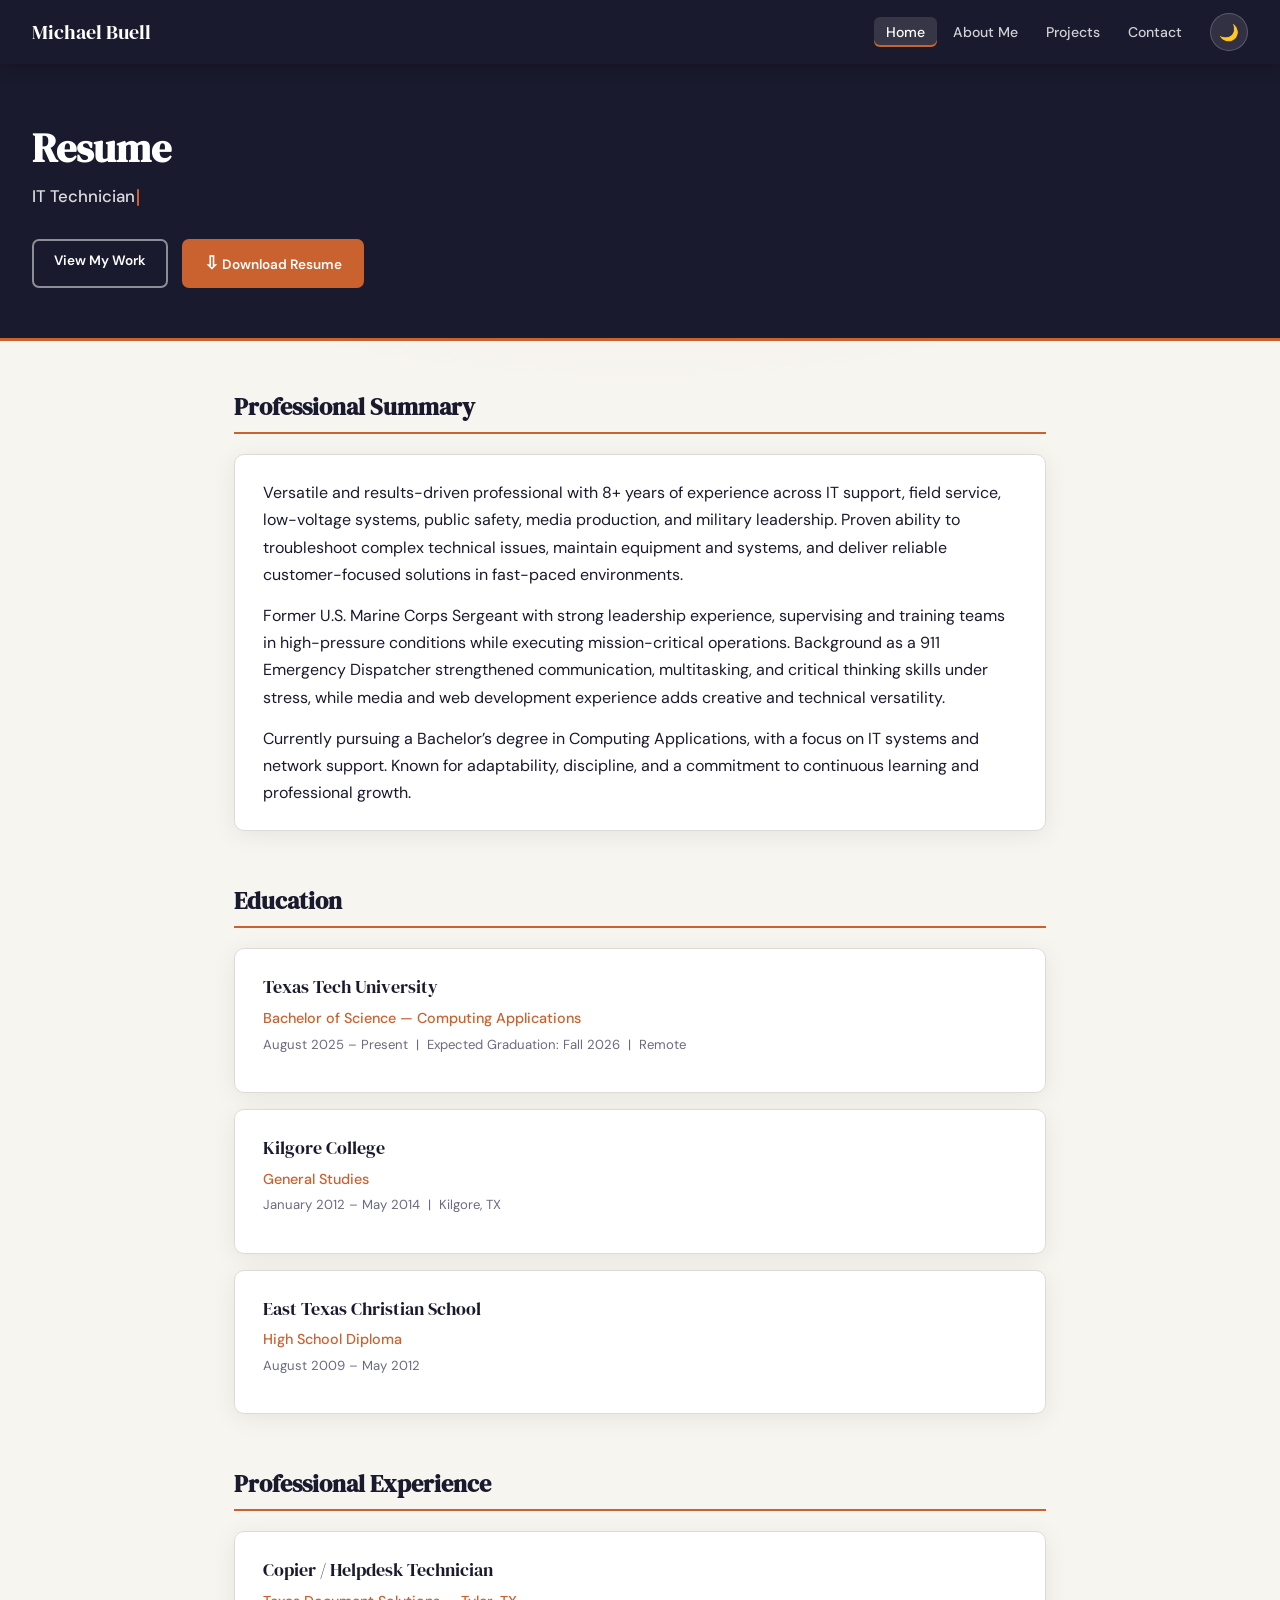
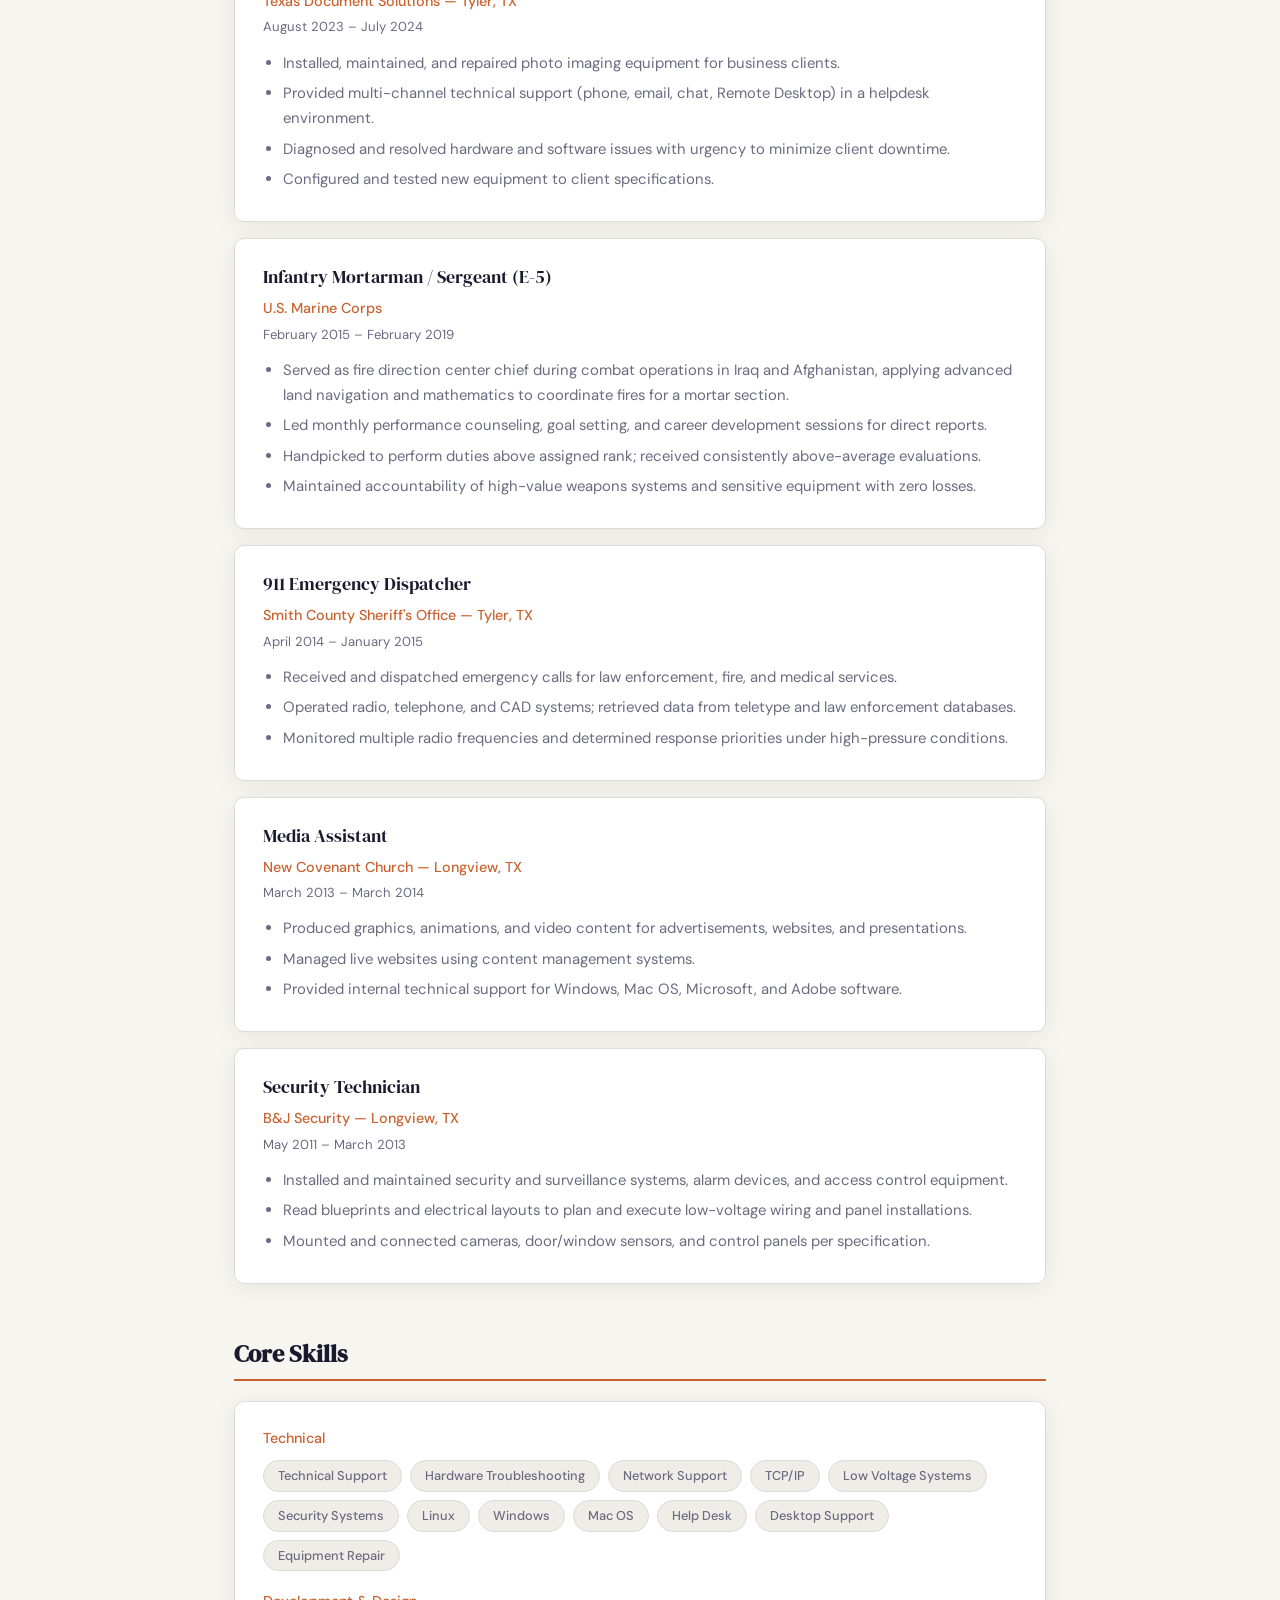
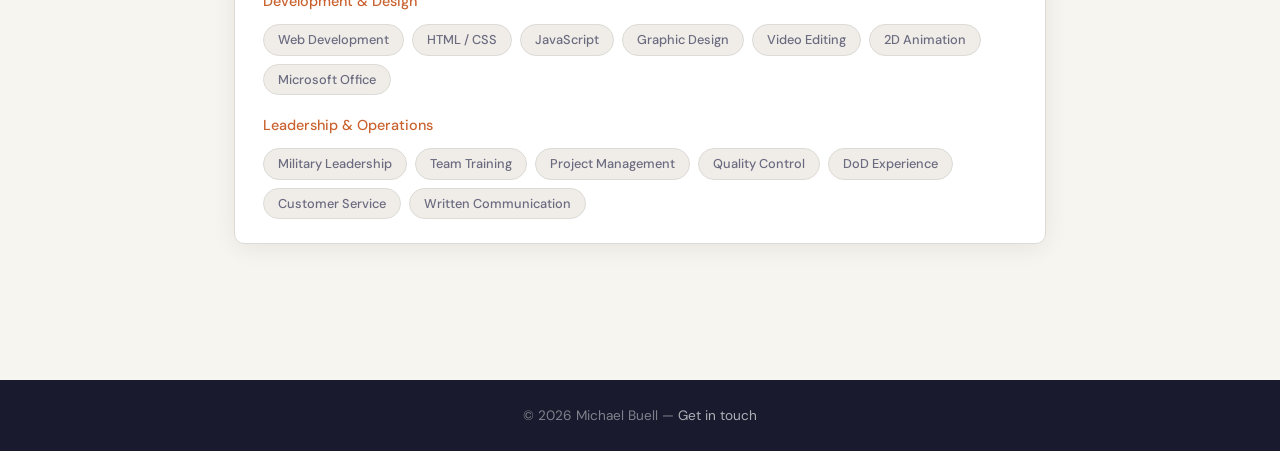
<file: index.html>
<!DOCTYPE html>
<html lang="en">
<head>
  <meta charset="UTF-8" />
  <meta name="viewport" content="width=device-width, initial-scale=1.0" />
  <title>My Portfolio - Home</title>
  <link rel="stylesheet" href="styles.css" />
   <!-- Google Analytics — replace G-XXXXXXXXXX with your Measurement ID -->
  <script async src="https://www.googletagmanager.com/gtag/js?id=G-XXXXXXXXXX"></script>
  <script>
    window.dataLayer = window.dataLayer || [];
    function gtag(){dataLayer.push(arguments);}
    gtag('js', new Date());
    gtag('config', 'G-XXXXXXXXXX');
  </script>
</head>
<body>

  <header>
    <span class="header-name">Michael Buell</span>
    <span id="section-label" aria-live="polite"></span>
    <nav>
      <ul>
        <li><a href="index.html">Home</a></li>
        <li><a href="./About Me/index.html">About Me</a></li>
        <li><a href="./Projects/index.html">Projects</a></li>
        <li><a href="./Contact/index.html">Contact</a></li>
      </ul>
    </nav>
    <button id="theme-toggle" aria-label="Toggle dark mode">🌙</button>
  </header>

   <div class="page-hero">
    <h1>Resume</h1>
    <p class="hero-subtitle"><span id="hero-typed"></span><span id="hero-cursor"></span></p>
      <div class="hero-actions">
        <a href="./Projects/index.html" class="btn btn-hero-outline">View My Work</a>
        <a href="Resume.pdf" download="Michael_Buell_Resume.pdf" class="btn btn-resume">
          <span class="resume-icon">&#8681;</span> Download Resume
        </a>
      </div>
  </div>
 
  <main>
 
    <!-- ===== SUMMARY ===== -->
    <section id="summary">
      <h2>Professional Summary</h2>
      <div class="card">
        <p>Versatile and results-driven professional with 8+ years of experience across IT support, field service, low-voltage 
        systems, public safety, media production, and military leadership. Proven ability to troubleshoot complex technical 
        issues, maintain equipment and systems, and deliver reliable customer-focused solutions in fast-paced environments.</p>

        <p style="margin-top: 14px;">Former U.S. Marine Corps Sergeant with strong leadership experience, supervising and training 
        teams in high-pressure conditions while executing mission-critical operations. Background as a 911 Emergency Dispatcher 
        strengthened communication, multitasking, and critical thinking skills under stress, while media and web development 
        experience adds creative and technical versatility.</p>

        <p style="margin-top: 14px;">Currently pursuing a Bachelor’s degree in Computing Applications, with a focus on IT systems 
        and network support. Known for adaptability, discipline, and a commitment to continuous learning and professional growth.
        </p>
      </div>
    </section>
 
    <!-- ===== EDUCATION ===== -->
    <section id="education">
      <h2>Education</h2>
 
      <div class="card">
        <p class="card-title">Texas Tech University</p>
        <p class="card-subtitle">Bachelor of Science — Computing Applications</p>
        <p class="card-date">August 2025 – Present &nbsp;|&nbsp; Expected Graduation: Fall 2026 &nbsp;|&nbsp; Remote</p>
      </div>
 
      <div class="card">
        <p class="card-title">Kilgore College</p>
        <p class="card-subtitle">General Studies</p>
        <p class="card-date">January 2012 – May 2014 &nbsp;|&nbsp; Kilgore, TX</p>
      </div>
 
      <div class="card">
        <p class="card-title">East Texas Christian School</p>
        <p class="card-subtitle">High School Diploma</p>
        <p class="card-date">August 2009 – May 2012</p>
      </div>
 
    </section>
 
    <!-- ===== EXPERIENCE ===== -->
    <section id="experience">
      <h2>Professional Experience</h2>
 
      <div class="card">
        <p class="card-title">Copier / Helpdesk Technician</p>
        <p class="card-subtitle">Texas Document Solutions &mdash; Tyler, TX</p>
        <p class="card-date">August 2023 – July 2024</p>
        <ul>
          <li>Installed, maintained, and repaired photo imaging equipment for business clients.</li>
          <li>Provided multi-channel technical support (phone, email, chat, Remote Desktop) in a helpdesk environment.</li>
          <li>Diagnosed and resolved hardware and software issues with urgency to minimize client downtime.</li>
          <li>Configured and tested new equipment to client specifications.</li>
        </ul>
      </div>
 
      <div class="card">
        <p class="card-title">Infantry Mortarman / Sergeant (E-5)</p>
        <p class="card-subtitle">U.S. Marine Corps</p>
        <p class="card-date">February 2015 – February 2019</p>
        <ul>
          <li>Served as fire direction center chief during combat operations in Iraq and Afghanistan, applying advanced land navigation and mathematics to coordinate fires for a mortar section.</li>
          <li>Led monthly performance counseling, goal setting, and career development sessions for direct reports.</li>
          <li>Handpicked to perform duties above assigned rank; received consistently above-average evaluations.</li>
          <li>Maintained accountability of high-value weapons systems and sensitive equipment with zero losses.</li>
        </ul>
      </div>
 
      <div class="card">
        <p class="card-title">911 Emergency Dispatcher</p>
        <p class="card-subtitle">Smith County Sheriff's Office &mdash; Tyler, TX</p>
        <p class="card-date">April 2014 – January 2015</p>
        <ul>
          <li>Received and dispatched emergency calls for law enforcement, fire, and medical services.</li>
          <li>Operated radio, telephone, and CAD systems; retrieved data from teletype and law enforcement databases.</li>
          <li>Monitored multiple radio frequencies and determined response priorities under high-pressure conditions.</li>
        </ul>
      </div>
 
      <div class="card">
        <p class="card-title">Media Assistant</p>
        <p class="card-subtitle">New Covenant Church &mdash; Longview, TX</p>
        <p class="card-date">March 2013 – March 2014</p>
        <ul>
          <li>Produced graphics, animations, and video content for advertisements, websites, and presentations.</li>
          <li>Managed live websites using content management systems.</li>
          <li>Provided internal technical support for Windows, Mac OS, Microsoft, and Adobe software.</li>
        </ul>
      </div>
 
      <div class="card">
        <p class="card-title">Security Technician</p>
        <p class="card-subtitle">B&amp;J Security &mdash; Longview, TX</p>
        <p class="card-date">May 2011 – March 2013</p>
        <ul>
          <li>Installed and maintained security and surveillance systems, alarm devices, and access control equipment.</li>
          <li>Read blueprints and electrical layouts to plan and execute low-voltage wiring and panel installations.</li>
          <li>Mounted and connected cameras, door/window sensors, and control panels per specification.</li>
        </ul>
      </div>
 
    </section>
 
    <!-- ===== SKILLS ===== -->
    <section id="skills">
      <h2>Core Skills</h2>
      <div class="card">
 
        <p class="card-subtitle">Technical</p>
        <div class="tags">
          <span class="tag">Technical Support</span>
          <span class="tag">Hardware Troubleshooting</span>
          <span class="tag">Network Support</span>
          <span class="tag">TCP/IP</span>
          <span class="tag">Low Voltage Systems</span>
          <span class="tag">Security Systems</span>
          <span class="tag">Linux</span>
          <span class="tag">Windows</span>
          <span class="tag">Mac OS</span>
          <span class="tag">Help Desk</span>
          <span class="tag">Desktop Support</span>
          <span class="tag">Equipment Repair</span>
        </div>
 
        <p class="card-subtitle" style="margin-top: 18px;">Development &amp; Design</p>
        <div class="tags">
          <span class="tag">Web Development</span>
          <span class="tag">HTML / CSS</span>
          <span class="tag">JavaScript</span>
          <span class="tag">Graphic Design</span>
          <span class="tag">Video Editing</span>
          <span class="tag">2D Animation</span>
          <span class="tag">Microsoft Office</span>
        </div>
 
        <p class="card-subtitle" style="margin-top: 18px;">Leadership &amp; Operations</p>
        <div class="tags">
          <span class="tag">Military Leadership</span>
          <span class="tag">Team Training</span>
          <span class="tag">Project Management</span>
          <span class="tag">Quality Control</span>
          <span class="tag">DoD Experience</span>
          <span class="tag">Customer Service</span>
          <span class="tag">Written Communication</span>
        </div>
 
      </div>
    </section>
 
  </main>
 
  <footer>
    <p>&copy; 2026 Michael Buell &mdash; <a href="/Contact/index.html">Get in touch</a></p>
  </footer>
 
  <button id="scroll-top" aria-label="Scroll to top">&#8679;</button>
 
  <script src="main.js"></script>

</body>
</html>
</file>
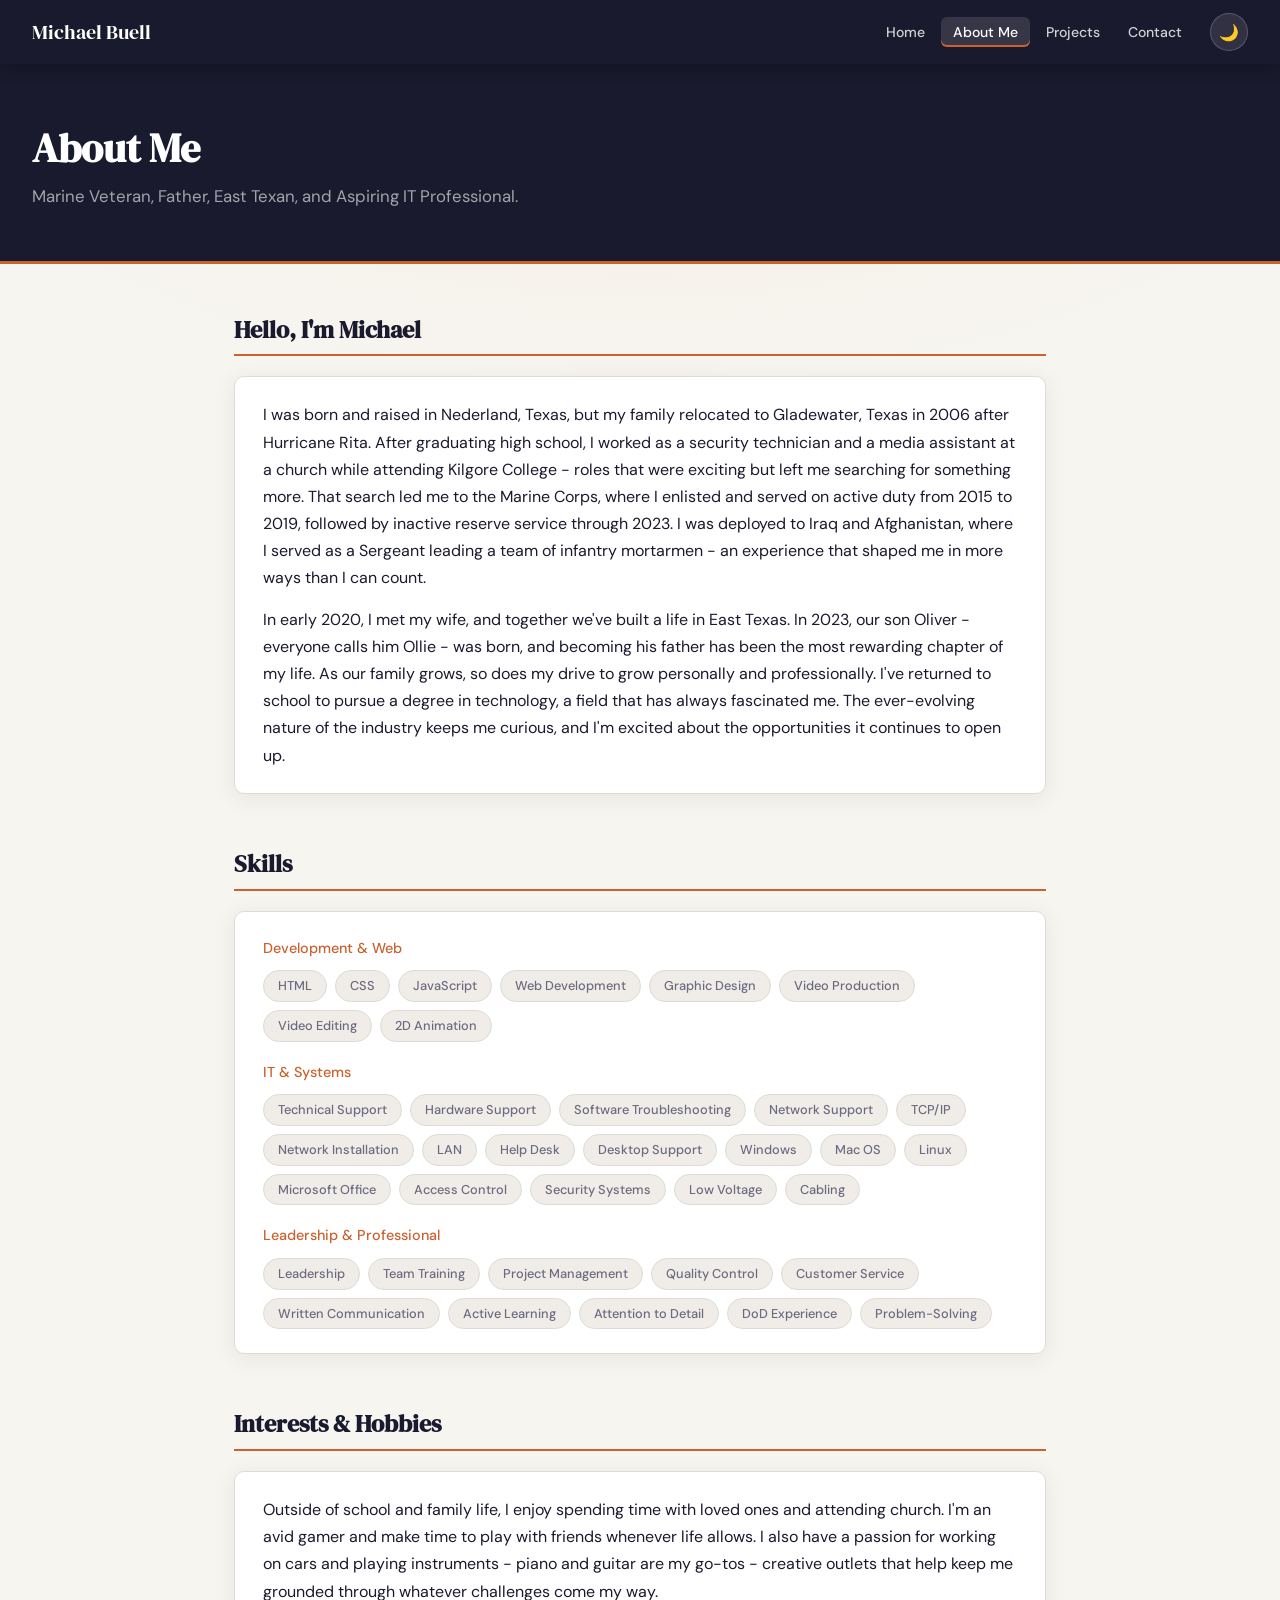
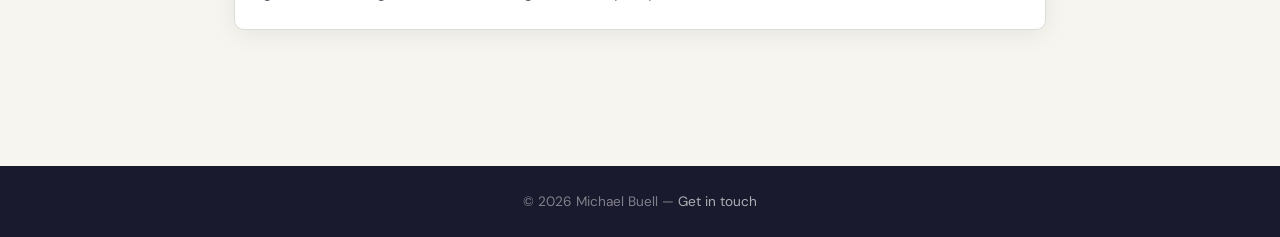
<file: About Me/index.html>
<!DOCTYPE html>
<html lang="en">
<head>
  <meta charset="UTF-8" />
  <meta name="viewport" content="width=device-width, initial-scale=1.0" />
  <title>My Portfolio - About Me</title>
  <link rel="stylesheet" href="../styles.css" />
  <!-- Google Analytics — replace G-XXXXXXXXXX with your Measurement ID -->
  <script async src="https://www.googletagmanager.com/gtag/js?id=G-XXXXXXXXXX"></script>
  <script>
    window.dataLayer = window.dataLayer || [];
    function gtag(){dataLayer.push(arguments);}
    gtag('js', new Date());
    gtag('config', 'G-XXXXXXXXXX');
  </script>
</head>
<body>

  <header>
    <span class="header-name">Michael Buell</span>
    <span id="section-label" aria-live="polite"></span>
    <nav>
      <ul>
        <li><a href="../index.html">Home</a></li>
        <li><a href="index.html">About Me</a></li>
        <li><a href="../Projects/index.html">Projects</a></li>
        <li><a href="../Contact/index.html">Contact</a></li>
      </ul>
    </nav>
    <button id="theme-toggle" aria-label="Toggle dark mode">🌙</button>
  </header>

   <div class="page-hero">
    <h1>About Me</h1>
    <p>Marine Veteran, Father, East Texan, and Aspiring IT Professional.</p>
  </div>
 
  <main>
 
    <section id="intro">
      <h2>Hello, I'm Michael</h2>
      <div class="card">
        <p>I was born and raised in Nederland, Texas, but my family relocated to Gladewater, Texas in 2006 after
        Hurricane Rita. After graduating high school, I worked as a security technician and a media assistant
        at a church while attending Kilgore College - roles that were exciting but left me searching for
        something more. That search led me to the Marine Corps, where I enlisted and served on active duty
        from 2015 to 2019, followed by inactive reserve service through 2023. I was deployed to Iraq and
        Afghanistan, where I served as a Sergeant leading a team of infantry mortarmen - an experience that
        shaped me in more ways than I can count.</p>
        <p style="margin-top: 14px;">In early 2020, I met my wife, and together we've built a life in East Texas. In 2023, our son
        Oliver - everyone calls him Ollie - was born, and becoming his father has been the most rewarding
        chapter of my life. As our family grows, so does my drive to grow personally and professionally.
        I've returned to school to pursue a degree in technology, a field that has always fascinated me.
        The ever-evolving nature of the industry keeps me curious, and I'm excited about the opportunities
        it continues to open up.</p>
      </div>
    </section>
 
    <section id="skills">
      <h2>Skills</h2>
      <div class="card">
 
        <p class="card-subtitle">Development &amp; Web</p>
        <div class="tags">
          <span class="tag">HTML</span>
          <span class="tag">CSS</span>
          <span class="tag">JavaScript</span>
          <span class="tag">Web Development</span>
          <span class="tag">Graphic Design</span>
          <span class="tag">Video Production</span>
          <span class="tag">Video Editing</span>
          <span class="tag">2D Animation</span>
        </div>
 
        <p class="card-subtitle" style="margin-top:18px;">IT &amp; Systems</p>
        <div class="tags">
          <span class="tag">Technical Support</span>
          <span class="tag">Hardware Support</span>
          <span class="tag">Software Troubleshooting</span>
          <span class="tag">Network Support</span>
          <span class="tag">TCP/IP</span>
          <span class="tag">Network Installation</span>
          <span class="tag">LAN</span>
          <span class="tag">Help Desk</span>
          <span class="tag">Desktop Support</span>
          <span class="tag">Windows</span>
          <span class="tag">Mac OS</span>
          <span class="tag">Linux</span>
          <span class="tag">Microsoft Office</span>
          <span class="tag">Access Control</span>
          <span class="tag">Security Systems</span>
          <span class="tag">Low Voltage</span>
          <span class="tag">Cabling</span>
        </div>
 
        <p class="card-subtitle" style="margin-top:18px;">Leadership &amp; Professional</p>
        <div class="tags">
          <span class="tag">Leadership</span>
          <span class="tag">Team Training</span>
          <span class="tag">Project Management</span>
          <span class="tag">Quality Control</span>
          <span class="tag">Customer Service</span>
          <span class="tag">Written Communication</span>
          <span class="tag">Active Learning</span>
          <span class="tag">Attention to Detail</span>
          <span class="tag">DoD Experience</span>
          <span class="tag">Problem-Solving</span>
        </div>
 
      </div>
    </section>
 
    <section id="interests">
      <h2>Interests &amp; Hobbies</h2>
      <div class="card">
        <p>Outside of school and family life, I enjoy spending time with loved ones and attending church.
        I'm an avid gamer and make time to play with friends whenever life allows. I also have a passion
        for working on cars and playing instruments - piano and guitar are my go-tos - creative outlets
        that help keep me grounded through whatever challenges come my way.</p>
      </div>
    </section>
 
  </main>

   <footer>
    <p>&copy; 2026 Michael Buell &mdash; <a href="../Contact/index.html">Get in touch</a></p>
  </footer>

  <button id="scroll-top" aria-label="Scroll to top">&#8679;</button>
 
  <script src="../main.js"></script>

</body>
</html>
</file>
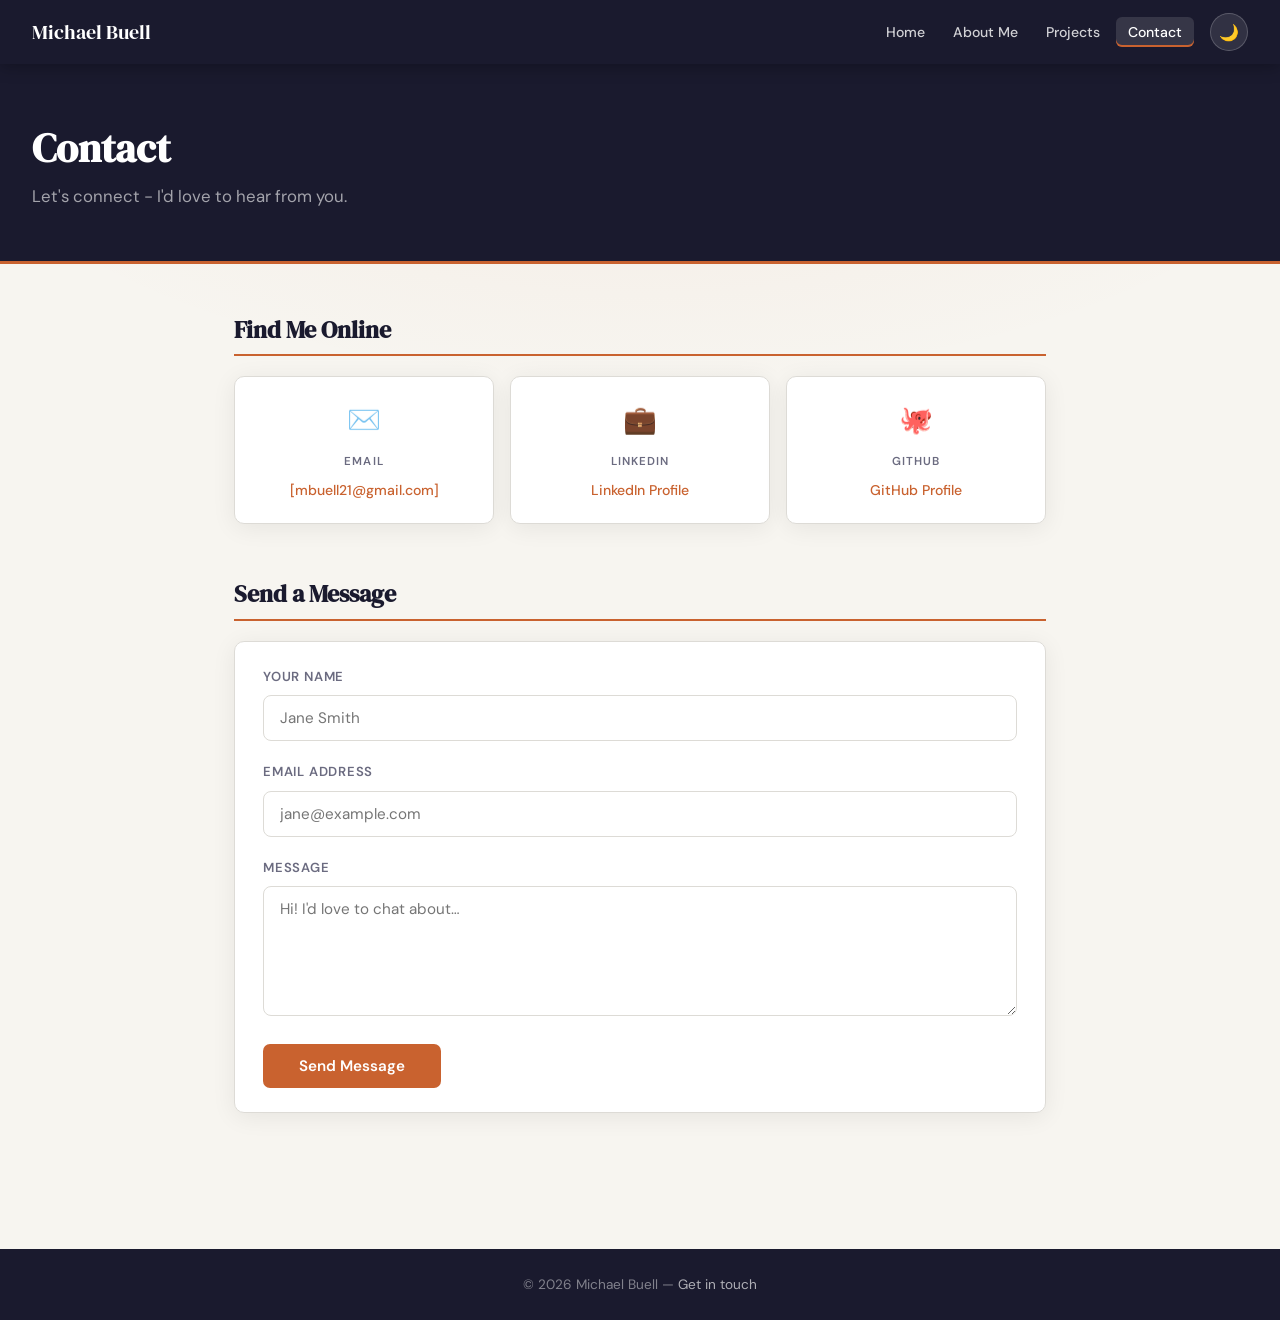
<file: Contact/index.html>
<!DOCTYPE html>
<html lang="en">
<head>
  <meta charset="UTF-8" />
  <meta name="viewport" content="width=device-width, initial-scale=1.0" />
  <title>My Portfolio - Contact</title>
  <link rel="stylesheet" href="../styles.css"/>
  <!-- Google Analytics — replace G-XXXXXXXXXX with your Measurement ID -->
  <script async src="https://www.googletagmanager.com/gtag/js?id=G-XXXXXXXXXX"></script>
  <script>
    window.dataLayer = window.dataLayer || [];
    function gtag(){dataLayer.push(arguments);}
    gtag('js', new Date());
    gtag('config', 'G-XXXXXXXXXX');
  </script>
</head>
<body>

  <header>
    <span class="header-name">Michael Buell</span>
    <span id="section-label" aria-live="polite"></span>
    <nav>
      <ul>
        <li><a href="../index.html">Home</a></li>
        <li><a href="../About Me/index.html">About Me</a></li>
        <li><a href="../Projects/index.html">Projects</a></li>
        <li><a href="index.html">Contact</a></li>
      </ul>
    </nav>
    <button id="theme-toggle" aria-label="Toggle dark mode">🌙</button>
  </header>

  <div class="page-hero">
    <h1>Contact</h1>
    <p>Let's connect - I'd love to hear from you.</p>
  </div>
 
  <main>
 
    <section id="contact-info">
      <h2>Find Me Online</h2>
      <div class="contact-grid">
        <div class="contact-item">
          <div class="icon">✉️</div>
          <div class="label">Email</div>
          <a href="mailto:mbuell21@gmail.com">[mbuell21@gmail.com]</a>
        </div>
        <div class="contact-item">
          <div class="icon">💼</div>
          <div class="label">LinkedIn</div>
          <a href="https://www.linkedin.com/in/michael-buell-a9797134/" target="_blank" rel="noopener">LinkedIn Profile</a>
        </div>
        <div class="contact-item">
          <div class="icon">🐙</div>
          <div class="label">GitHub</div>
          <a href="https://github.com/michaelbuell" target="_blank" rel="noopener">GitHub Profile</a>
        </div>
      </div>
    </section>
 
    <section id="contact-form-section">
      <h2>Send a Message</h2>
      <div class="card">
 
        <!-- ⚠️ See SETUP_INSTRUCTIONS.md to configure the Formspree endpoint -->
        <form id="contact-form" novalidate>
 
          <div class="form-group">
            <label for="name">Your Name</label>
            <input
              type="text"
              id="name"
              name="name"
              placeholder="Jane Smith"
              autocomplete="name"
            />
            <p class="field-error" id="name-error" role="alert"></p>
          </div>
 
          <div class="form-group">
            <label for="email">Email Address</label>
            <input
              type="email"
              id="email"
              name="email"
              placeholder="jane@example.com"
              autocomplete="email"
            />
            <p class="field-error" id="email-error" role="alert"></p>
          </div>
 
          <div class="form-group">
            <label for="message">Message</label>
            <textarea
              id="message"
              name="message"
              placeholder="Hi! I'd love to chat about…"
            ></textarea>
            <p class="field-error" id="message-error" role="alert"></p>
          </div>
 
          <button type="submit" id="submit-btn" class="btn btn-primary">Send Message</button>
 
          <div id="form-status" class="form-status" role="status" aria-live="polite"></div>
 
        </form>
      </div>
    </section>
 
  </main>
 
  <footer>
    <p>&copy; 2026 Michael Buell &mdash; <a href="/Contact/index.html">Get in touch</a></p>
  </footer>
 
  <button id="scroll-top" aria-label="Scroll to top">&#8679;</button>
 
  <script src="../main.js"></script>
  <script src="contact-form.js"></script>
</body>
</html>
</file>
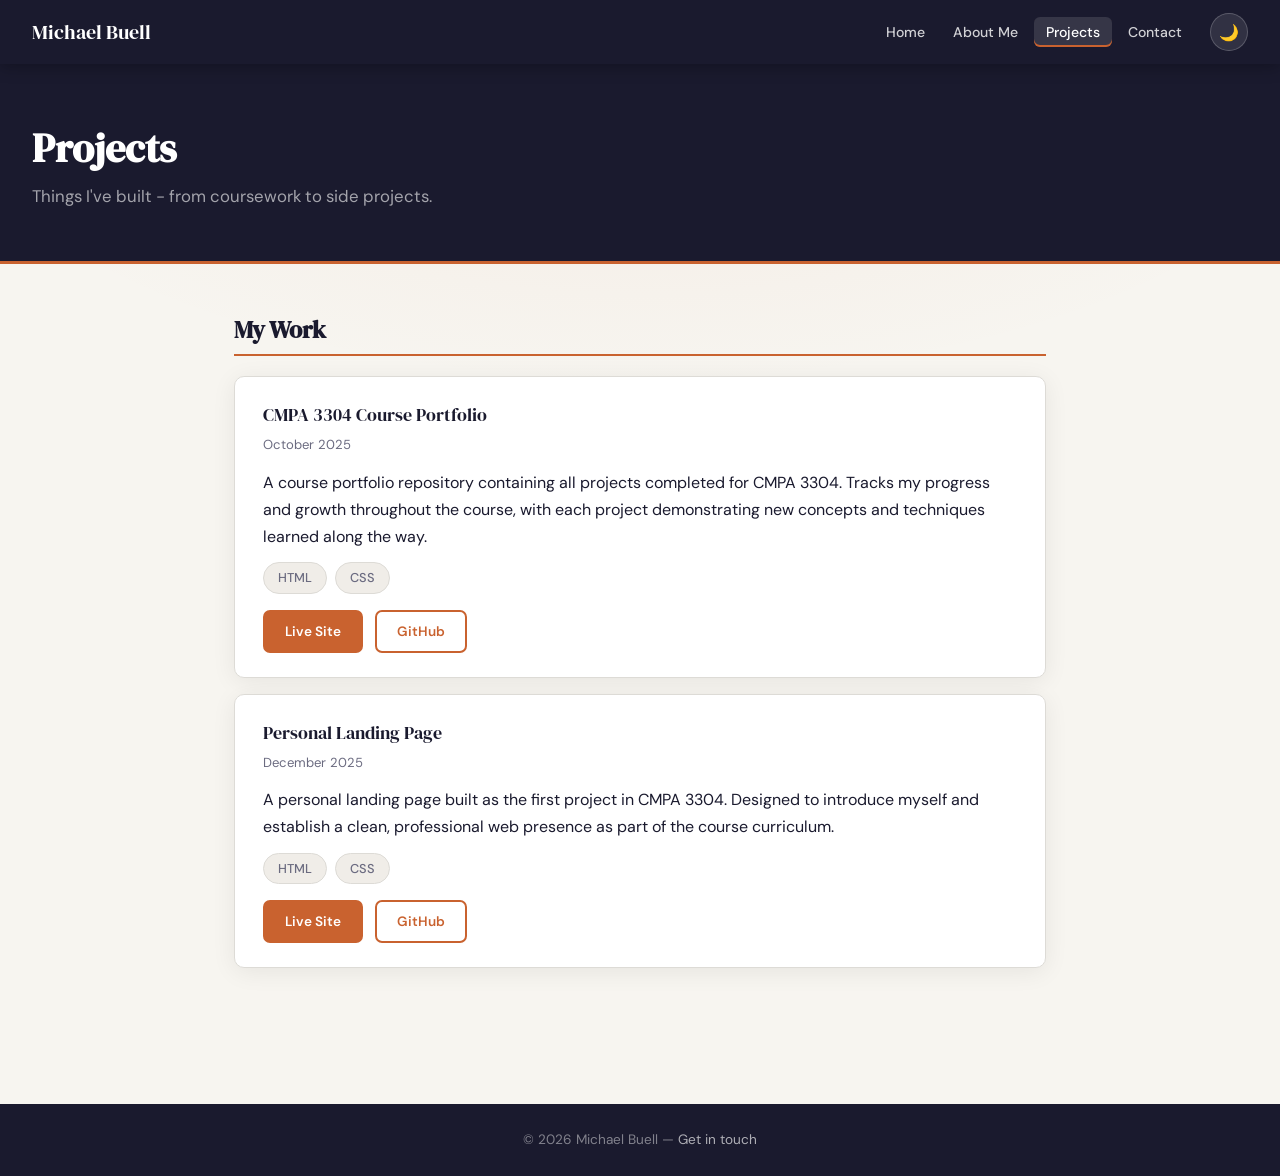
<file: Projects/index.html>
<!DOCTYPE html>
<html lang="en">
<head>
  <meta charset="UTF-8" />
  <meta name="viewport" content="width=device-width, initial-scale=1.0" />
  <title>My Portfolio - Projects</title>
  <link rel="stylesheet" href="../styles.css"/>
  <!-- Google Analytics — replace G-XXXXXXXXXX with your Measurement ID -->
  <script async src="https://www.googletagmanager.com/gtag/js?id=G-XXXXXXXXXX"></script>
  <script>
    window.dataLayer = window.dataLayer || [];
    function gtag(){dataLayer.push(arguments);}
    gtag('js', new Date());
    gtag('config', 'G-XXXXXXXXXX');
  </script>
</head>
<body>

  <header>
    <span class="header-name">Michael Buell</span>
    <span id="section-label" aria-live="polite"></span>
    <nav>
      <ul>
        <li><a href="../index.html">Home</a></li>
        <li><a href="../About Me/index.html">About Me</a></li>
        <li><a href="index.html">Projects</a></li>
        <li><a href="../Contact/index.html">Contact</a></li>
      </ul>
    </nav>
    <button id="theme-toggle" aria-label="Toggle dark mode">🌙</button>
  </header>

  <div class="page-hero">
    <h1>Projects</h1>
    <p>Things I've built - from coursework to side projects.</p>
  </div>

   <main>
 
    <section id="projects">
      <h2>My Work</h2>
 
      <div class="card">
        <p class="card-title">CMPA 3304 Course Portfolio</p>
        <p class="card-date">October 2025</p>
        <p>A course portfolio repository containing all projects completed for CMPA 3304.
        Tracks my progress and growth throughout the course, with each project demonstrating
        new concepts and techniques learned along the way.</p>
        <div class="tags" style="margin-top:12px;">
          <span class="tag">HTML</span>
          <span class="tag">CSS</span>
        </div>
        <div class="project-links">
          <a href="https://michaelbuell.github.io/cmpa3304/" target="_blank" rel="noopener" class="btn btn-primary">Live Site</a>
          <a href="https://github.com/michaelbuell/cmpa3304" target="_blank" rel="noopener" class="btn btn-outline">GitHub</a>
        </div>
      </div>
 
      <div class="card">
        <p class="card-title">Personal Landing Page</p>
        <p class="card-date">December 2025</p>
        <p>A personal landing page built as the first project in CMPA 3304. Designed to
        introduce myself and establish a clean, professional web presence as part of the
        course curriculum.</p>
        <div class="tags" style="margin-top:12px;">
          <span class="tag">HTML</span>
          <span class="tag">CSS</span>
        </div>
        <div class="project-links">
          <a href="https://michaelbuell.github.io/cmpa3304/project-01/" target="_blank" rel="noopener" class="btn btn-primary">Live Site</a>
          <a href="https://github.com/michaelbuell/cmpa3304/tree/main/project-01" target="_blank" rel="noopener" class="btn btn-outline">GitHub</a>
        </div>
      </div>
 
    </section>
 
  </main>
  
  <footer>
    <p>&copy; 2026 Michael Buell &mdash; <a href="../Contact/index.html">Get in touch</a></p>
  </footer>

<button id="scroll-top" aria-label="Scroll to top">&#8679;</button>

<script src="../main.js"></script>

</body>
</html>
</file>
<file: styles.css>
/* ===================================================
   PORTFOLIO STYLESHEET
   - CSS custom properties for light/dark theming
   - Smooth scroll, transitions, hover states
   - Google Fonts: DM Serif Display + DM Sans
=================================================== */

@import url('https://fonts.googleapis.com/css2?family=DM+Serif+Display:ital@0;1&family=DM+Sans:opsz,wght@9..40,300;9..40,400;9..40,500;9..40,600&display=swap');

/* ===== CSS Variables — Light Theme ===== */
:root {
  --bg:                #f7f5f0;
  --bg-card:           #ffffff;
  --bg-header:         #1a1a2e;
  --text:              #1a1a2e;
  --text-muted:        #6b6b80;
  --accent:            #c9622f;
  --accent-hover:      #a84d22;
  --border:            #dddbd6;
  --placeholder-bg:    #f0ede8;
  --placeholder-border:#ccc9c3;
  --input-bg:          #ffffff;
  --shadow:            0 4px 24px rgba(0,0,0,0.07);
  --shadow-hover:      0 8px 32px rgba(0,0,0,0.13);
  --nav-link:          rgba(255,255,255,0.8);
  --transition:        0.25s ease;
  /* Scroll gradient */
  --glow:              rgba(201, 98, 47, 0.07);
  --gradient-y:        8%;
}

/* ===== Dark Theme ===== */
[data-theme="dark"] {
  --bg:                #12121e;
  --bg-card:           #1c1c2e;
  --bg-header:         #0d0d1a;
  --text:              #e8e6e0;
  --text-muted:        #9090a8;
  --accent:            #e07845;
  --accent-hover:      #c9622f;
  --border:            #2e2e45;
  --placeholder-bg:    #1e1e30;
  --placeholder-border:#2e2e45;
  --input-bg:          #1e1e30;
  --shadow:            0 4px 24px rgba(0,0,0,0.4);
  --shadow-hover:      0 8px 32px rgba(0,0,0,0.6);
  /* Scroll gradient */
  --glow:              rgba(120, 80, 255, 0.09);
}

/* ===== Reset & Base ===== */
*, *::before, *::after {
  margin: 0;
  padding: 0;
  box-sizing: border-box;
}

html { scroll-behavior: smooth; }

body {
  font-family: 'DM Sans', sans-serif;
  font-size: 16px;
  background-color: var(--bg);
  background-image: radial-gradient(
    ellipse 80% 50% at 50% var(--gradient-y, 8%),
    var(--glow) 0%,
    transparent 70%
  );
  background-attachment: fixed;
  color: var(--text);
  line-height: 1.7;
  transition: background-color var(--transition), color var(--transition);
}

a {
  color: var(--accent);
  text-decoration: none;
  transition: color var(--transition);
}
a:hover { color: var(--accent-hover); text-decoration: underline; }

h1, h2, h3 {
  font-family: 'DM Serif Display', serif;
  line-height: 1.2;
}

/* ===== Header ===== */
header {
  background-color: var(--bg-header);
  padding: 0 32px;
  position: sticky;
  top: 0;
  z-index: 100;
  box-shadow: 0 2px 16px rgba(0,0,0,0.3);
  display: flex;
  align-items: center;
  justify-content: space-between;
  height: 64px;
  gap: 16px;
  transition: background-color var(--transition);
}

/* Scroll progress bar */
header::after {
  content: '';
  position: absolute;
  bottom: 0;
  left: 0;
  height: 2px;
  width: calc(var(--scroll-progress, 0) * 1%);
  background: linear-gradient(90deg, var(--accent), #e8a87c);
  transition: width 0.1s linear;
}

.header-name {
  font-family: 'DM Serif Display', serif;
  font-size: 1.25rem;
  color: #fff;
  white-space: nowrap;
}

/* Section label that appears in header while scrolling */
#section-label {
  flex: 1;
  padding-left: 20px;
  font-size: 0.75rem;
  font-weight: 500;
  color: rgba(255,255,255,0.45);
  letter-spacing: 0.08em;
  text-transform: uppercase;
  white-space: nowrap;
  overflow: hidden;
  text-overflow: ellipsis;
  opacity: 0;
  transform: translateY(4px);
  transition: opacity 0.3s, transform 0.3s;
  pointer-events: none;
}
#section-label.visible {
  opacity: 1;
  transform: translateY(0);
}

nav ul {
  list-style: none;
  display: flex;
  gap: 4px;
  align-items: center;
}

nav ul li a {
  color: var(--nav-link);
  font-size: 0.88rem;
  font-weight: 500;
  padding: 6px 12px;
  border-radius: 6px;
  transition: background var(--transition), color var(--transition), box-shadow var(--transition);
  text-decoration: none;
  position: relative;
}
nav ul li a:hover {
  background: rgba(255,255,255,0.12);
  color: #fff;
  text-decoration: none;
}
nav ul li a.active {
  background: rgba(255,255,255,0.12);
  color: #fff;
  text-decoration: none;
  box-shadow: inset 0 -2px 0 var(--accent);
}

/* ===== Theme Toggle Button ===== */
#theme-toggle {
  background: rgba(255,255,255,0.1);
  border: 1px solid rgba(255,255,255,0.2);
  color: #fff;
  width: 38px;
  height: 38px;
  border-radius: 50%;
  cursor: pointer;
  font-size: 1rem;
  display: flex;
  align-items: center;
  justify-content: center;
  flex-shrink: 0;
  transition: background var(--transition), transform 0.3s;
}
#theme-toggle:hover {
  background: rgba(255,255,255,0.2);
  transform: rotate(25deg);
}

/* ===== Page Hero ===== */
.page-hero {
  background: var(--bg-header);
  color: #fff;
  padding: 60px 32px 50px;
  border-bottom: 3px solid var(--accent);
  transition: background-color var(--transition);
}
.page-hero h1 { font-size: 2.5rem; margin-bottom: 10px; }
.page-hero p  { color: rgba(255,255,255,0.6); font-size: 1.05rem; }

.hero-actions {
  display: flex;
  gap: 14px;
  margin-top: 28px;
  flex-wrap: wrap;
}

.btn-hero-outline {
  background: transparent;
  color: #fff;
  border: 2px solid rgba(255,255,255,0.5);
  padding: 10px 24px;
  border-radius: 7px;
  font-size: 0.9rem;
  font-weight: 600;
  transition: background var(--transition), border-color var(--transition), transform 0.15s;
  text-decoration: none;
}
.btn-hero-outline:hover {
  background: rgba(255,255,255,0.1);
  border-color: #fff;
  color: #fff;
  text-decoration: none;
  transform: translateY(-2px);
}

.btn-resume {
  background: var(--accent);
  color: #fff;
  border: 2px solid var(--accent);
  padding: 10px 24px;
  border-radius: 7px;
  font-size: 0.9rem;
  font-weight: 600;
  display: inline-flex;
  align-items: center;
  gap: 8px;
  text-decoration: none;
  position: relative;
  overflow: hidden;
  transition: background var(--transition), border-color var(--transition), transform 0.15s, box-shadow 0.15s;
}
.btn-resume::before {
  content: '';
  position: absolute;
  inset: 0;
  background: rgba(255,255,255,0.12);
  transform: translateX(-100%);
  transition: transform 0.3s ease;
}
.btn-resume:hover::before { transform: translateX(0); }
.btn-resume:hover {
  background: var(--accent-hover);
  border-color: var(--accent-hover);
  color: #fff;
  text-decoration: none;
  transform: translateY(-2px);
  box-shadow: 0 6px 20px rgba(201,98,47,0.4);
}
.btn-resume:active { transform: translateY(0); }

.resume-icon {
  font-size: 1.1rem;
  display: inline-block;
  animation: bobDown 1.6s ease-in-out infinite;
}
@keyframes bobDown {
  0%, 100% { transform: translateY(0); }
  50%       { transform: translateY(3px); }
}

/* ===== Main ===== */
main {
  max-width: 860px;
  margin: 0 auto;
  padding: 52px 24px 80px;
}

/* ===== Section fade-in on load ===== */
section {
  margin-bottom: 56px;
  opacity: 0;
  transform: translateY(20px);
  animation: fadeUp 0.5s ease forwards;
}
section:nth-child(1) { animation-delay: 0.05s; }
section:nth-child(2) { animation-delay: 0.15s; }
section:nth-child(3) { animation-delay: 0.25s; }
section:nth-child(4) { animation-delay: 0.35s; }

@keyframes fadeUp {
  to { opacity: 1; transform: translateY(0); }
}

section h2 {
  font-size: 1.5rem;
  color: var(--text);
  padding-bottom: 10px;
  margin-bottom: 20px;
  border-bottom: 2px solid var(--accent);
}

/* ===== Cards ===== */
.card {
  background: var(--bg-card);
  border: 1px solid var(--border);
  border-radius: 10px;
  padding: 24px 28px;
  margin-bottom: 16px;
  box-shadow: var(--shadow);
  transition: box-shadow var(--transition), transform var(--transition), border-color var(--transition);
}
.card:hover {
  box-shadow: var(--shadow-hover);
  transform: translateY(-3px);
  border-color: var(--accent);
}
.card-title    { font-family: 'DM Serif Display', serif; font-size: 1.1rem; margin-bottom: 3px; }
.card-subtitle { color: var(--accent); font-size: 0.9rem; font-weight: 500; margin-bottom: 3px; }
.card-date     { color: var(--text-muted); font-size: 0.82rem; margin-bottom: 12px; }
.card ul       { padding-left: 20px; color: var(--text-muted); font-size: 0.93rem; }
.card ul li    { margin-bottom: 5px; }

/* ===== Placeholder blocks ===== */
.placeholder {
  background-color: var(--placeholder-bg);
  border: 1px dashed var(--placeholder-border);
  border-radius: 8px;
  padding: 20px 24px;
  color: var(--text-muted);
  font-style: italic;
  font-size: 0.93rem;
  line-height: 1.9;
}

/* ===== Skill Tags ===== */
.tags { display: flex; flex-wrap: wrap; gap: 8px; margin-top: 10px; }
.tag {
  background: var(--placeholder-bg);
  border: 1px solid var(--border);
  color: var(--text-muted);
  font-size: 0.8rem;
  font-weight: 500;
  padding: 4px 14px;
  border-radius: 20px;
  cursor: default;
  transition: background var(--transition), color var(--transition), border-color var(--transition);
}
.tag:hover {
  background: var(--accent);
  color: #fff;
  border-color: var(--accent);
}

/* ===== Buttons ===== */
.btn {
  display: inline-block;
  padding: 8px 20px;
  border-radius: 7px;
  font-size: 0.85rem;
  font-weight: 600;
  cursor: pointer;
  text-decoration: none;
  transition: background var(--transition), color var(--transition), transform 0.15s, box-shadow 0.15s;
}
.btn:hover { transform: translateY(-1px); text-decoration: none; }

.btn-primary {
  background: var(--accent);
  color: #fff;
  border: 2px solid var(--accent);
}
.btn-primary:hover {
  background: var(--accent-hover);
  border-color: var(--accent-hover);
  color: #fff;
  box-shadow: 0 4px 12px rgba(201,98,47,0.35);
}
.btn-outline {
  background: transparent;
  color: var(--accent);
  border: 2px solid var(--accent);
}
.btn-outline:hover {
  background: var(--accent);
  color: #fff;
}

.project-links { margin-top: 16px; display: flex; gap: 12px; flex-wrap: wrap; }

/* ===== Contact Info Grid ===== */
.contact-grid {
  display: grid;
  grid-template-columns: repeat(auto-fit, minmax(170px, 1fr));
  gap: 16px;
}
.contact-item {
  background: var(--bg-card);
  border: 1px solid var(--border);
  border-radius: 10px;
  padding: 20px 16px;
  text-align: center;
  box-shadow: var(--shadow);
  transition: box-shadow var(--transition), transform var(--transition), border-color var(--transition);
}
.contact-item:hover {
  box-shadow: var(--shadow-hover);
  transform: translateY(-3px);
  border-color: var(--accent);
}
.contact-item .icon  { font-size: 1.7rem; margin-bottom: 8px; }
.contact-item .label { font-size: 0.72rem; font-weight: 600; letter-spacing: 0.09em; text-transform: uppercase; color: var(--text-muted); margin-bottom: 5px; }
.contact-item a      { font-size: 0.88rem; font-weight: 500; }

/* ===== Contact Form ===== */
.form-group { margin-bottom: 20px; }
.form-group label {
  display: block;
  font-size: 0.82rem;
  font-weight: 600;
  letter-spacing: 0.06em;
  text-transform: uppercase;
  color: var(--text-muted);
  margin-bottom: 7px;
}
.form-group input,
.form-group textarea {
  width: 100%;
  padding: 12px 16px;
  background: var(--input-bg);
  border: 1.5px solid var(--border);
  border-radius: 8px;
  color: var(--text);
  font-family: 'DM Sans', sans-serif;
  font-size: 0.95rem;
  outline: none;
  transition: border-color var(--transition), box-shadow var(--transition), background var(--transition);
}
.form-group input:focus,
.form-group textarea:focus {
  border-color: var(--accent);
  box-shadow: 0 0 0 3px rgba(201,98,47,0.15);
}
.form-group input.invalid,
.form-group textarea.invalid {
  border-color: #d9534f;
  box-shadow: 0 0 0 3px rgba(217,83,79,0.12);
}
.form-group input.valid,
.form-group textarea.valid {
  border-color: #3aaa6b;
}
.form-group textarea { resize: vertical; min-height: 130px; }

.field-error {
  color: #d9534f;
  font-size: 0.8rem;
  margin-top: 5px;
  display: none;
}
.field-error.visible { display: block; }

.form-status {
  padding: 14px 18px;
  border-radius: 8px;
  font-size: 0.93rem;
  font-weight: 500;
  margin-top: 16px;
  display: none;
}
.form-status.success {
  background: #d4edda;
  color: #155724;
  border: 1px solid #c3e6cb;
  display: block;
}
.form-status.error {
  background: #f8d7da;
  color: #721c24;
  border: 1px solid #f5c6cb;
  display: block;
}

#submit-btn {
  border: none;
  font-family: 'DM Sans', sans-serif;
  font-size: 0.95rem;
  padding: 12px 36px;
}
#submit-btn:disabled {
  opacity: 0.65;
  cursor: not-allowed;
  transform: none !important;
}

/* ===== Scroll-to-top ===== */
#scroll-top {
  position: fixed;
  bottom: 28px;
  right: 28px;
  width: 44px;
  height: 44px;
  background: var(--accent);
  color: #fff;
  border: none;
  border-radius: 50%;
  font-size: 1.1rem;
  cursor: pointer;
  display: flex;
  align-items: center;
  justify-content: center;
  box-shadow: 0 4px 16px rgba(0,0,0,0.22);
  opacity: 0;
  pointer-events: none;
  transform: translateY(10px);
  transition: opacity 0.3s, transform 0.3s, background 0.2s;
  z-index: 200;
}
#scroll-top.visible {
  opacity: 1;
  pointer-events: auto;
  transform: translateY(0);
}
#scroll-top:hover { background: var(--accent-hover); }

/* ===== Footer ===== */
footer {
  background-color: var(--bg-header);
  color: rgba(255,255,255,0.45);
  text-align: center;
  padding: 24px 16px;
  font-size: 0.85rem;
  transition: background-color var(--transition);
}
footer a { color: rgba(255,255,255,0.65); }
footer a:hover { color: #fff; text-decoration: none; }

/* ===== Responsive ===== */
@media (max-width: 620px) {
  header { padding: 0 12px; gap: 8px; }
  .header-name { display: none; }
  #section-label { display: none; }
  nav ul { gap: 0; }
  nav ul li a { padding: 5px 7px; font-size: 0.78rem; }
  .page-hero { padding: 40px 20px 34px; }
  .page-hero h1 { font-size: 1.9rem; }
  main { padding: 32px 16px 60px; }
  .contact-grid { grid-template-columns: 1fr 1fr; }
}

/* ===== Hero Typing Animation ===== */
.hero-subtitle {
  color: rgba(255,255,255,0.6);
  font-size: 1.05rem;
  min-height: 1.7em;
  margin-top: 6px;
}
#hero-typed {
  color: rgba(255,255,255,0.85);
  font-weight: 500;
}
#hero-cursor {
  display: inline-block;
  width: 2px;
  height: 1em;
  background: var(--accent);
  margin-left: 2px;
  vertical-align: middle;
  border-radius: 1px;
  animation: blink 1s step-end infinite;
}
@keyframes blink {
  0%, 100% { opacity: 1; }
  50%       { opacity: 0; }
}

/* ===== 404 Page ===== */
.error-page {
  min-height: 100vh;
  display: flex;
  flex-direction: column;
}
.error-page main {
  flex: 1;
  display: flex;
  flex-direction: column;
  align-items: center;
  justify-content: center;
  text-align: center;
  padding: 60px 24px;
}
.error-code {
  font-family: 'DM Serif Display', serif;
  font-size: 8rem;
  line-height: 1;
  color: var(--accent);
  opacity: 0.18;
  user-select: none;
  letter-spacing: -4px;
}
.error-title {
  font-family: 'DM Serif Display', serif;
  font-size: 2rem;
  margin-top: -20px;
  margin-bottom: 12px;
  color: var(--text);
}
.error-message {
  color: var(--text-muted);
  font-size: 1rem;
  max-width: 420px;
  margin-bottom: 32px;
  line-height: 1.7;
}
.error-actions {
  display: flex;
  gap: 12px;
  flex-wrap: wrap;
  justify-content: center;
}
</file>
